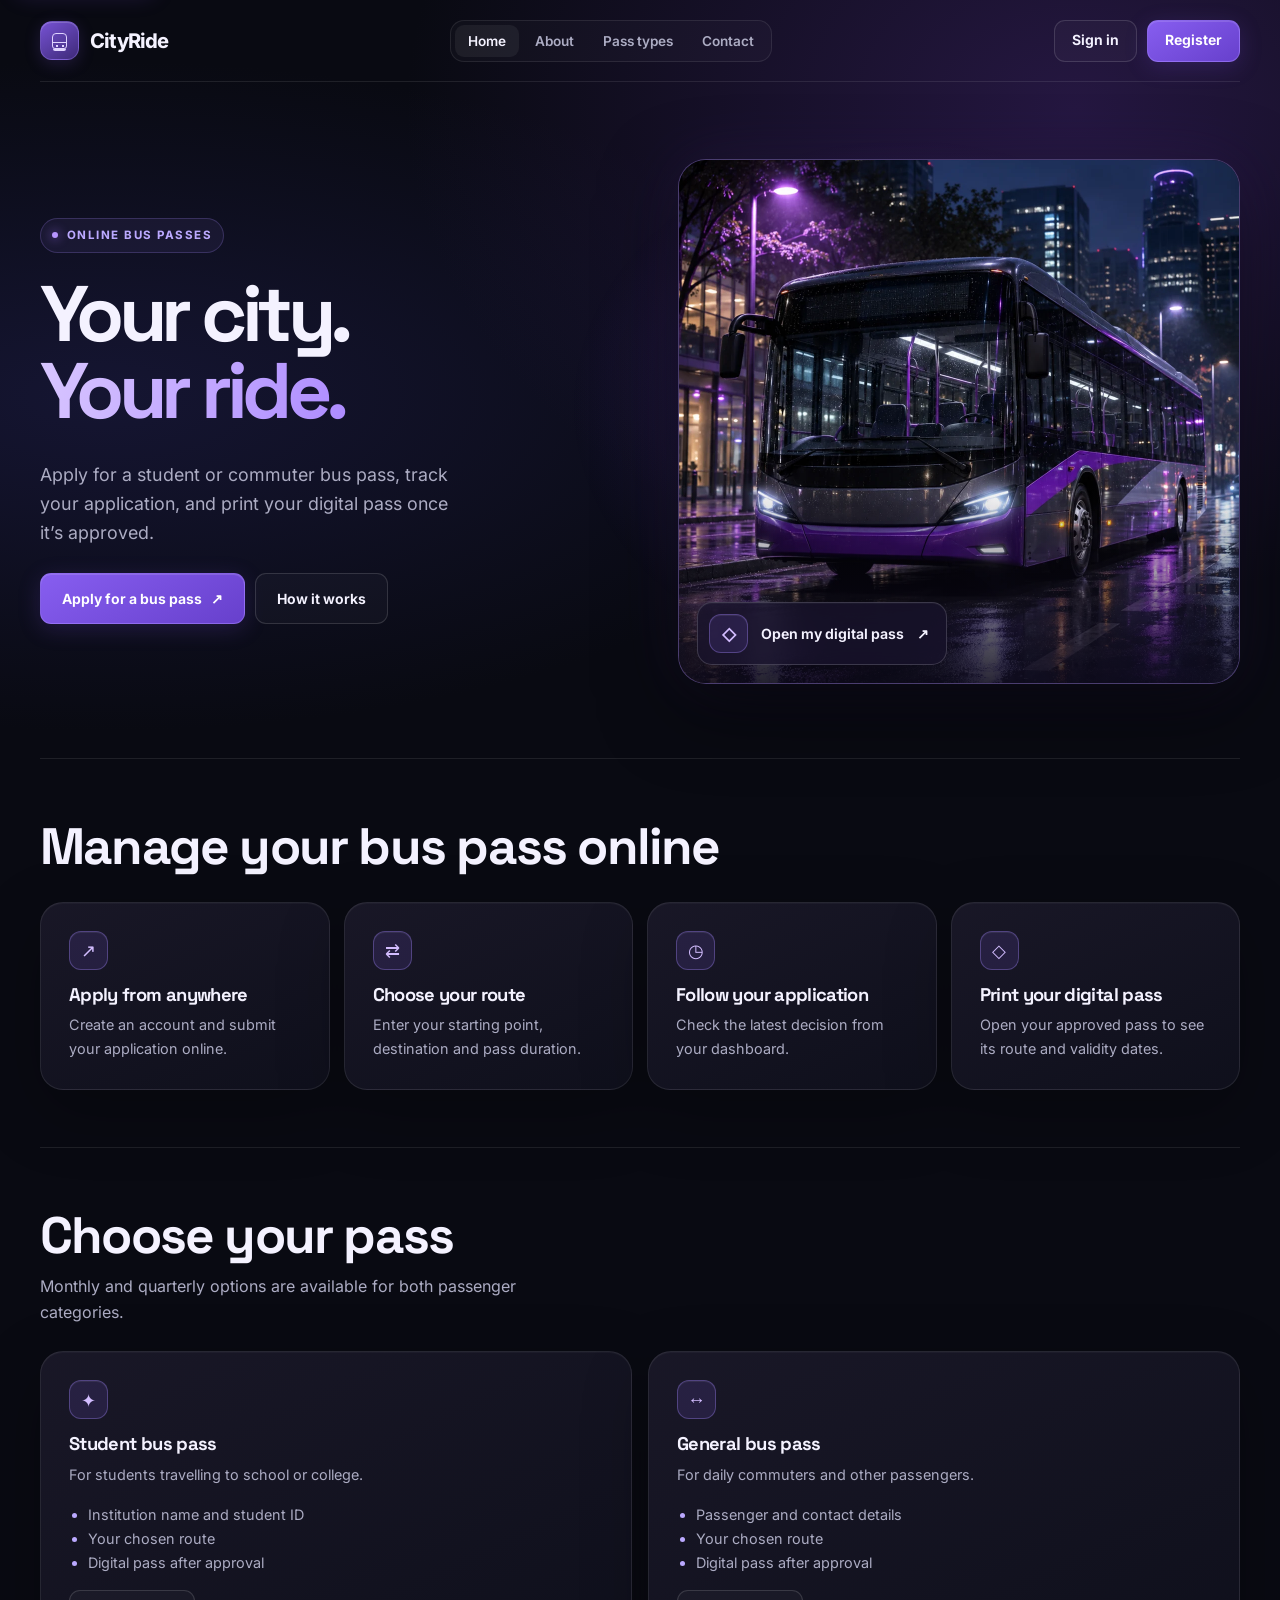
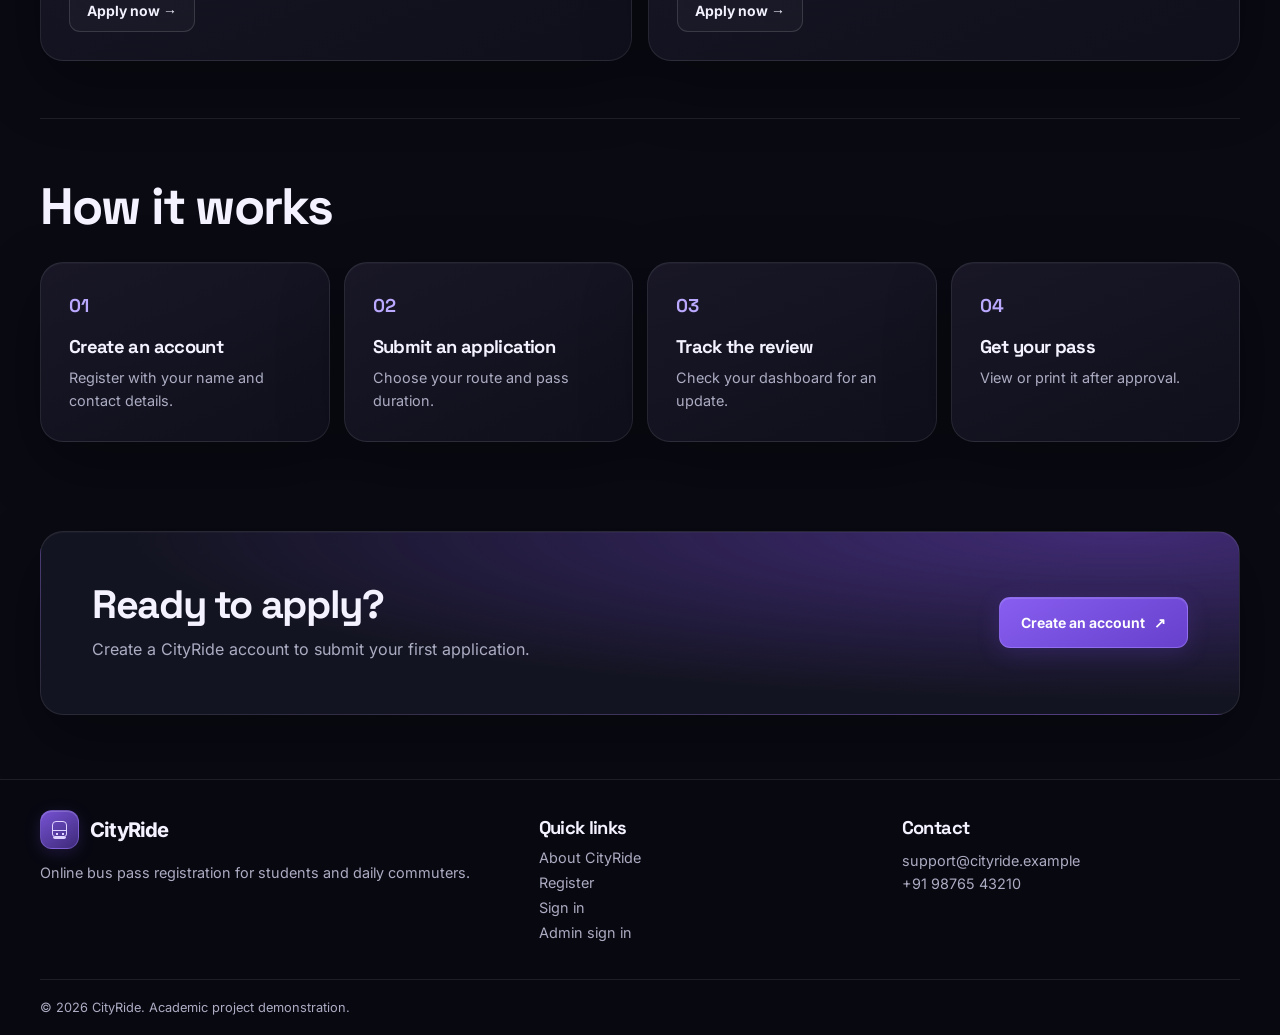
<file: index.html>
<!doctype html>
<html lang="en">
    <head>
        <meta charset="UTF-8" />
        <meta name="viewport" content="width=device-width, initial-scale=1.0" />
        <meta name="theme-color" content="#090a12" />
        <title>Online Bus Pass System | CityRide</title>
        <link rel="icon" href="bus-logo.png" type="image/png" />
        <link rel="stylesheet" href="css/style.css" />
        <script src="js/js/ui.js" defer></script>
    </head>
    <body>
        <a href="#main-content" class="skip-link btn btn-primary">Skip to content</a>
        <header class="navbar">
            <a href="index.html" class="logo"><span class="brand-mark" aria-hidden="true"></span>CityRide</a>
            <nav class="nav-links" aria-label="Main navigation">
                <a href="index.html" class="active" aria-current="page">Home</a>
                <a href="about.html">About</a>
                <a href="#passes">Pass types</a>
                <a href="#contact">Contact</a>
            </nav>
            <div class="nav-buttons">
                <a href="login.html" class="btn btn-outline">Sign in</a>
                <a href="register.html" class="btn btn-primary">Register</a>
            </div>
        </header>

        <main id="main-content">
            <section class="hero">
                <div class="hero-content">
                    <p class="tagline">Online bus passes</p>
                    <h1><span>Your city.</span><span class="accent-text">Your ride.</span></h1>
                    <p>
                        Apply for a student or commuter bus pass, track your application, and print your
                        digital pass once it’s approved.
                    </p>
                    <div class="hero-buttons">
                        <a href="register.html" class="btn btn-primary btn-large"
                            >Apply for a bus pass <span aria-hidden="true">↗</span></a
                        >
                        <a href="#how-it-works" class="btn btn-outline btn-large">How it works</a>
                    </div>
                </div>
                <figure class="hero-image">
                    <img
                        src="assets/cityride-night-bus.webp"
                        width="1120"
                        height="1400"
                        alt="Violet city bus on a rain-lit street"
                        fetchpriority="high"
                    />
                    <figcaption>
                        <a class="image-card" href="pass.html">
                            <span class="icon-tile" aria-hidden="true">&#9671;</span>
                            <span>Open my digital pass</span>
                            <span aria-hidden="true">&#8599;</span>
                        </a>
                    </figcaption>
                </figure>
            </section>

            <section class="features" aria-labelledby="features-title">
                <div class="section-heading"><h2 id="features-title">Manage your bus pass online</h2></div>
                <div class="feature-grid">
                    <article class="feature-card" data-spotlight>
                        <span class="icon-tile" aria-hidden="true">↗</span>
                        <h3>Apply from anywhere</h3>
                        <p>Create an account and submit your application online.</p>
                    </article>
                    <article class="feature-card" data-spotlight>
                        <span class="icon-tile" aria-hidden="true">⇄</span>
                        <h3>Choose your route</h3>
                        <p>Enter your starting point, destination and pass duration.</p>
                    </article>
                    <article class="feature-card" data-spotlight>
                        <span class="icon-tile" aria-hidden="true">◷</span>
                        <h3>Follow your application</h3>
                        <p>Check the latest decision from your dashboard.</p>
                    </article>
                    <article class="feature-card" data-spotlight>
                        <span class="icon-tile" aria-hidden="true">◇</span>
                        <h3>Print your digital pass</h3>
                        <p>Open your approved pass to see its route and validity dates.</p>
                    </article>
                </div>
            </section>

            <section class="passes" id="passes" aria-labelledby="passes-title">
                <div class="section-heading">
                    <h2 id="passes-title">Choose your pass</h2>
                    <p>Monthly and quarterly options are available for both passenger categories.</p>
                </div>
                <div class="pass-grid">
                    <article class="pass-card" data-spotlight>
                        <span class="icon-tile" aria-hidden="true">✦</span>
                        <h3>Student bus pass</h3>
                        <p>For students travelling to school or college.</p>
                        <ul>
                            <li>Institution name and student ID</li>
                            <li>Your chosen route</li>
                            <li>Digital pass after approval</li>
                        </ul>
                        <a href="register.html" class="btn btn-outline">Apply now →</a>
                    </article>
                    <article class="pass-card" data-spotlight>
                        <span class="icon-tile" aria-hidden="true">↔</span>
                        <h3>General bus pass</h3>
                        <p>For daily commuters and other passengers.</p>
                        <ul>
                            <li>Passenger and contact details</li>
                            <li>Your chosen route</li>
                            <li>Digital pass after approval</li>
                        </ul>
                        <a href="register.html" class="btn btn-outline">Apply now →</a>
                    </article>
                </div>
            </section>

            <section class="how-it-works" id="how-it-works" aria-labelledby="steps-title">
                <div class="section-heading"><h2 id="steps-title">How it works</h2></div>
                <ol class="steps-grid">
                    <li class="step">
                        <span class="step-number" aria-hidden="true">01</span>
                        <h3>Create an account</h3>
                        <p>Register with your name and contact details.</p>
                    </li>
                    <li class="step">
                        <span class="step-number" aria-hidden="true">02</span>
                        <h3>Submit an application</h3>
                        <p>Choose your route and pass duration.</p>
                    </li>
                    <li class="step">
                        <span class="step-number" aria-hidden="true">03</span>
                        <h3>Track the review</h3>
                        <p>Check your dashboard for an update.</p>
                    </li>
                    <li class="step">
                        <span class="step-number" aria-hidden="true">04</span>
                        <h3>Get your pass</h3>
                        <p>View or print it after approval.</p>
                    </li>
                </ol>
            </section>

            <section class="cta">
                <div>
                    <h2>Ready to apply?</h2>
                    <p>Create a CityRide account to submit your first application.</p>
                </div>
                <a href="register.html" class="btn btn-primary btn-large"
                    >Create an account <span aria-hidden="true">↗</span></a
                >
            </section>
        </main>

        <footer id="contact" class="footer">
            <div class="footer-content">
                <div>
                    <a href="index.html" class="logo"
                        ><span class="brand-mark" aria-hidden="true"></span>CityRide</a
                    >
                    <p>Online bus pass registration for students and daily commuters.</p>
                </div>
                <div>
                    <h3>Quick links</h3>
                    <a href="about.html">About CityRide</a><a href="register.html">Register</a
                    ><a href="login.html">Sign in</a><a href="admin-login.html">Admin sign in</a>
                </div>
                <div>
                    <h3>Contact</h3>
                    <p>support@cityride.example</p>
                    <p>+91 98765 43210</p>
                </div>
            </div>
            <div class="footer-bottom"><p>© 2026 CityRide. Academic project demonstration.</p></div>
        </footer>
    </body>
</html>
</file>
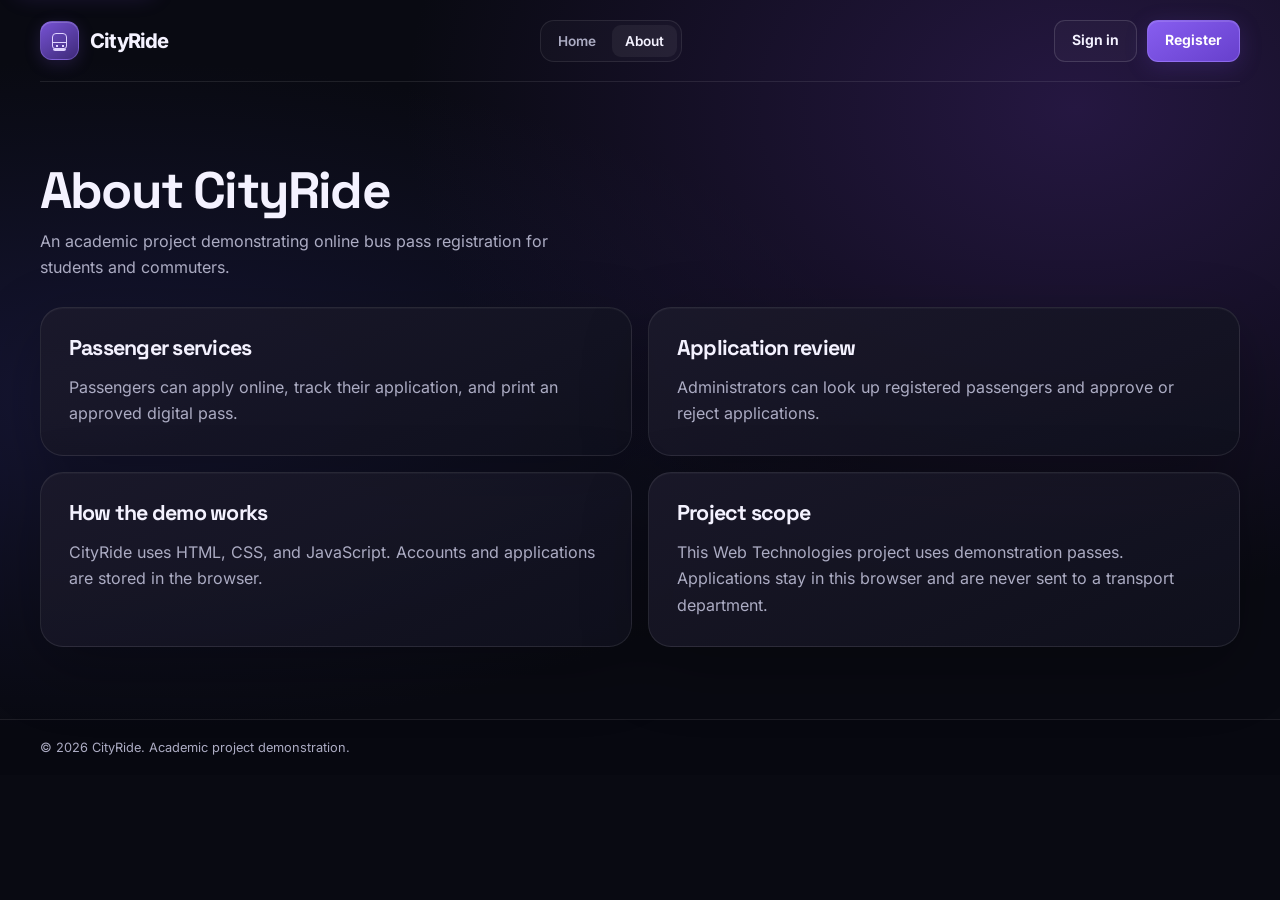
<file: about.html>
<!doctype html>
<html lang="en">
    <head>
        <meta charset="UTF-8" />
        <meta name="viewport" content="width=device-width, initial-scale=1.0" />
        <meta name="theme-color" content="#090a12" />
        <title>About | CityRide</title>
        <link rel="icon" href="bus-logo.png" type="image/png" />
        <link rel="stylesheet" href="css/style.css" />
        <script src="js/js/ui.js" defer></script>
    </head>
    <body>
        <a href="#main-content" class="skip-link btn btn-primary">Skip to content</a>
        <header class="navbar">
            <a href="index.html" class="logo"><span class="brand-mark" aria-hidden="true"></span>CityRide</a>
            <nav class="nav-links" aria-label="Main navigation">
                <a href="index.html">Home</a>
                <a href="about.html" class="active" aria-current="page">About</a>
            </nav>
            <div class="nav-buttons">
                <a href="login.html" class="btn btn-outline">Sign in</a>
                <a href="register.html" class="btn btn-primary">Register</a>
            </div>
        </header>

        <main id="main-content" class="dashboard-section">
            <div class="section-heading">
                <h1>About CityRide</h1>
                <p>
                    An academic project demonstrating online bus pass registration for students and commuters.
                </p>
            </div>
            <div class="about-grid">
                <article class="dashboard-card" data-spotlight>
                    <h2>Passenger services</h2>
                    <p>
                        Passengers can apply online, track their application, and print an approved digital
                        pass.
                    </p>
                </article>
                <article class="dashboard-card" data-spotlight>
                    <h2>Application review</h2>
                    <p>
                        Administrators can look up registered passengers and approve or reject applications.
                    </p>
                </article>
                <article class="dashboard-card" data-spotlight>
                    <h2>How the demo works</h2>
                    <p>
                        CityRide uses HTML, CSS, and JavaScript. Accounts and applications are stored in the
                        browser.
                    </p>
                </article>
                <article class="dashboard-card" data-spotlight>
                    <h2>Project scope</h2>
                    <p>
                        This Web Technologies project uses demonstration passes. Applications stay in this
                        browser and are never sent to a transport department.
                    </p>
                </article>
            </div>
        </main>
        <footer class="footer">
            <div class="footer-bottom"><p>© 2026 CityRide. Academic project demonstration.</p></div>
        </footer>
    </body>
</html>
</file>
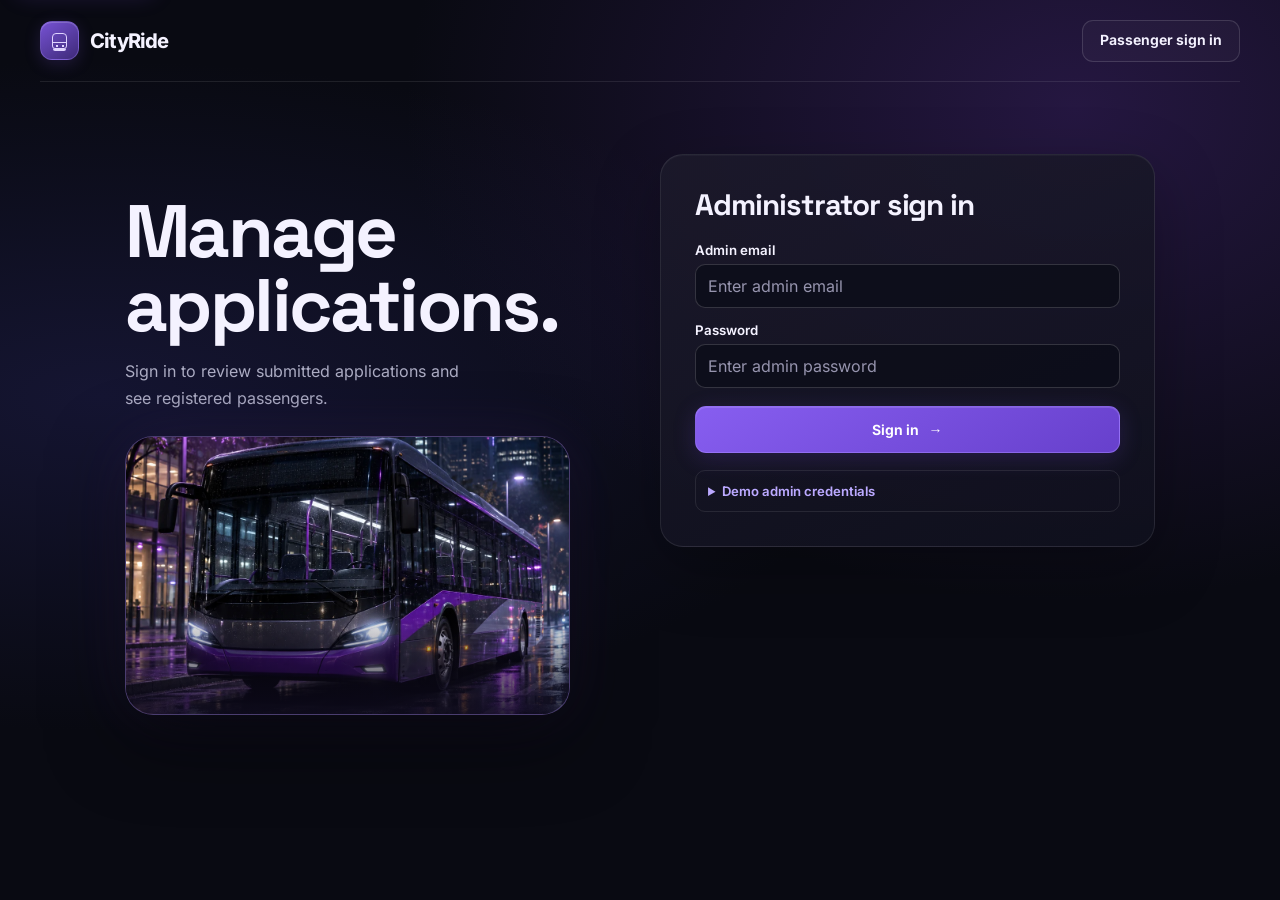
<file: admin-login.html>
<!doctype html>
<html lang="en">
    <head>
        <meta charset="UTF-8" />
        <meta name="viewport" content="width=device-width, initial-scale=1.0" />
        <meta name="theme-color" content="#090a12" />
        <title>Administrator sign in | CityRide</title>
        <link rel="icon" href="bus-logo.png" type="image/png" />
        <link rel="stylesheet" href="css/style.css" />
        <script src="js/js/ui.js" defer></script>
    </head>
    <body>
        <a href="#main-content" class="skip-link btn btn-primary">Skip to content</a>
        <header class="navbar">
            <a href="index.html" class="logo"><span class="brand-mark" aria-hidden="true"></span>CityRide</a>

            <div class="nav-buttons"><a href="login.html" class="btn btn-outline">Passenger sign in</a></div>
        </header>

        <main id="main-content" class="form-section">
            <div class="form-intro">
                <h1>Manage applications.</h1>
                <p>Sign in to review submitted applications and see registered passengers.</p>
                <figure class="hero-image">
                    <img
                        src="assets/cityride-night-bus.webp"
                        width="1120"
                        height="1400"
                        alt="Violet city bus on a rain-lit street"
                        loading="lazy"
                    />
                </figure>
            </div>
            <div class="form-card">
                <h2>Administrator sign in</h2>
                <form id="adminLoginForm">
                    <div class="field">
                        <label for="adminEmail">Admin email</label>
                        <input
                            id="adminEmail"
                            type="email"
                            autocomplete="username"
                            placeholder="Enter admin email"
                            required
                        />
                    </div>
                    <div class="field">
                        <label for="adminPassword">Password</label>
                        <input
                            id="adminPassword"
                            type="password"
                            autocomplete="current-password"
                            placeholder="Enter admin password"
                            required
                        />
                    </div>
                    <button type="submit" class="btn btn-primary form-btn">
                        Sign in <span aria-hidden="true">→</span>
                    </button>
                </form>
                <p id="adminMessage" class="message" role="status"></p>
                <details class="demo-credentials">
                    <summary>Demo admin credentials</summary>
                    <p>Email: admin@cityride.com</p>
                    <p>Password: Admin@123</p>
                </details>
            </div>
        </main>
        <script src="js/js/auth.js"></script>
    </body>
</html>
</file>
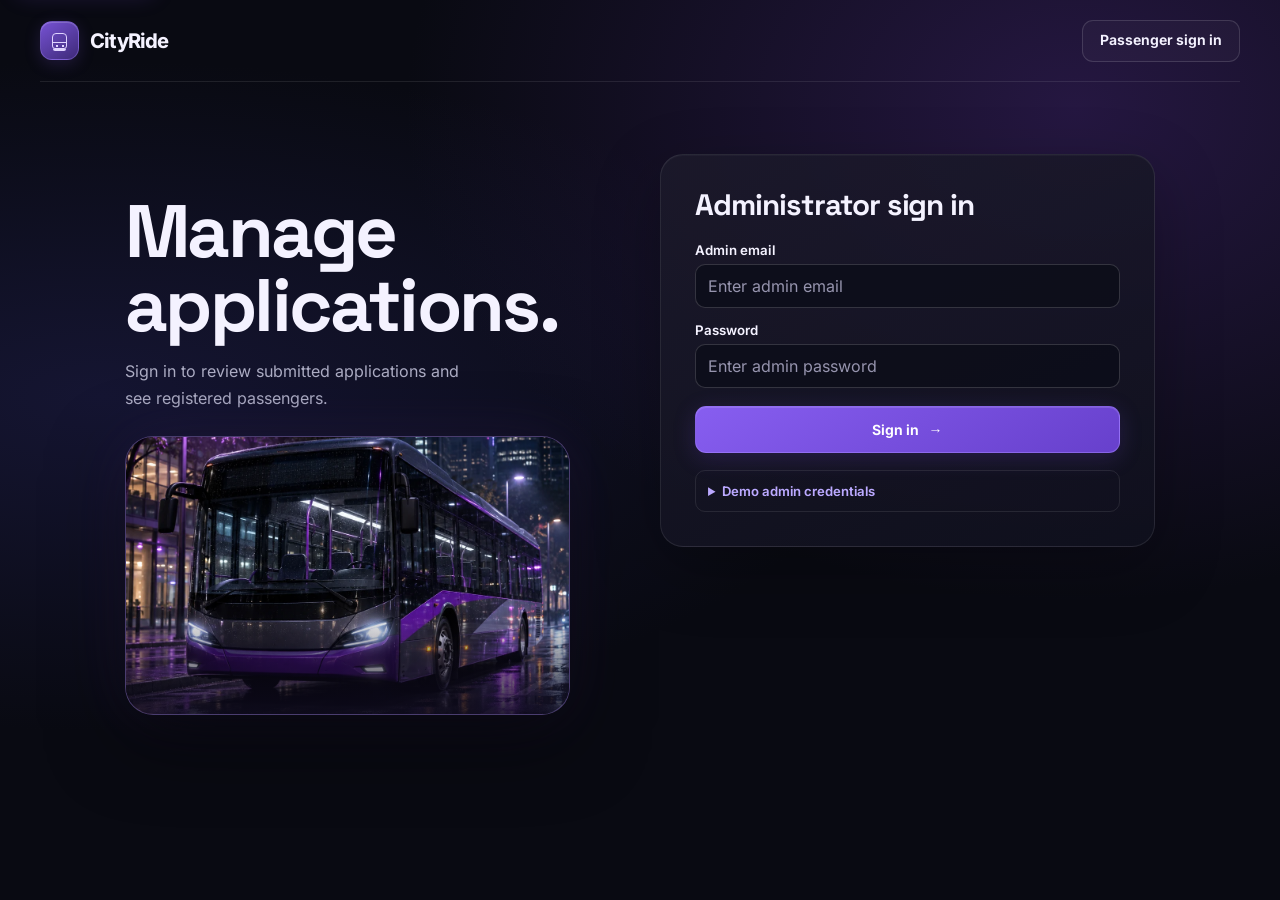
<file: admin_dashboard.html>
<!doctype html>
<html lang="en">
    <head>
        <meta charset="UTF-8" />
        <meta name="viewport" content="width=device-width, initial-scale=1.0" />
        <meta name="theme-color" content="#090a12" />
        <title>Admin dashboard | CityRide</title>
        <link rel="icon" href="bus-logo.png" type="image/png" />
        <link rel="stylesheet" href="css/style.css" />
        <script src="js/js/ui.js" defer></script>
    </head>
    <body>
        <a href="#main-content" class="skip-link btn btn-primary">Skip to content</a>
        <header class="navbar">
            <a href="index.html" class="logo"><span class="brand-mark" aria-hidden="true"></span>CityRide</a>
            <nav class="nav-links" aria-label="Main navigation">
                <a href="admin_dashboard.html" class="active" aria-current="page">Dashboard</a>
            </nav>
            <div class="nav-buttons">
                <button type="button" class="btn btn-outline" onclick="adminLogout()">Sign out</button>
            </div>
        </header>

        <main id="main-content" class="dashboard-section">
            <div class="welcome-card">
                <h1>Admin dashboard</h1>
                <p>Review bus pass applications and see registered passengers.</p>
            </div>
            <div class="stats-grid" aria-label="Application statistics">
                <div class="stat-card" data-spotlight>
                    <h2>Registered users</h2>
                    <p id="totalUsers" class="stat-value">0</p>
                </div>
                <div class="stat-card" data-spotlight>
                    <h2>Applications</h2>
                    <p id="totalApplications" class="stat-value">0</p>
                </div>
                <div class="stat-card" data-spotlight>
                    <h2>Pending review</h2>
                    <p id="pendingApplications" class="stat-value">0</p>
                </div>
                <div class="stat-card" data-spotlight>
                    <h2>Approved</h2>
                    <p id="approvedApplications" class="stat-value">0</p>
                </div>
            </div>
            <section class="dashboard-card" id="statusBreakdown" hidden>
                <h2>Application breakdown</h2>
                <div class="status-bar" aria-hidden="true">
                    <span data-segment="Pending"></span><span data-segment="Approved"></span
                    ><span data-segment="Rejected"></span>
                </div>
                <ul class="status-key">
                    <li>
                        <span class="status-pill" data-status="Pending">Pending</span>
                        <strong data-count="Pending">0</strong>
                    </li>
                    <li>
                        <span class="status-pill" data-status="Approved">Approved</span>
                        <strong data-count="Approved">0</strong>
                    </li>
                    <li>
                        <span class="status-pill" data-status="Rejected">Rejected</span>
                        <strong data-count="Rejected">0</strong>
                    </li>
                </ul>
            </section>
            <section class="dashboard-card">
                <h2>Application management</h2>
                <div class="table-tools">
                    <label for="searchApplication"
                        >Search applications
                        <input
                            type="search"
                            id="searchApplication"
                            placeholder="Applicant name or application ID"
                        />
                    </label>
                    <label for="statusFilter"
                        >Status
                        <select id="statusFilter">
                            <option value="">All statuses</option>
                            <option>Pending</option>
                            <option>Approved</option>
                            <option>Rejected</option>
                        </select>
                    </label>
                </div>
                <div class="table-responsive" tabindex="0" role="region" aria-label="Applications">
                    <table aria-label="Applications">
                        <thead>
                            <tr>
                                <th scope="col">Application ID</th>
                                <th scope="col">Name</th>
                                <th scope="col">Category</th>
                                <th scope="col">Route</th>
                                <th scope="col">Duration</th>
                                <th scope="col">Status</th>
                                <th scope="col">Actions</th>
                            </tr>
                        </thead>
                        <tbody id="adminApplicationTable">
                            <tr>
                                <td colspan="7">No applications found.</td>
                            </tr>
                        </tbody>
                    </table>
                </div>
                <p id="reviewMessage" class="message" role="status"></p>
            </section>
            <section class="dashboard-card">
                <h2>Registered users</h2>
                <div class="table-responsive" tabindex="0" role="region" aria-label="Registered users">
                    <table aria-label="Registered users">
                        <thead>
                            <tr>
                                <th scope="col">Name</th>
                                <th scope="col">Email</th>
                                <th scope="col">Phone</th>
                                <th scope="col">Category</th>
                            </tr>
                        </thead>
                        <tbody id="adminUserTable">
                            <tr>
                                <td colspan="4">No users registered.</td>
                            </tr>
                        </tbody>
                    </table>
                </div>
            </section>
            <dialog
                class="review-dialog"
                id="reviewDialog"
                aria-labelledby="reviewTitle"
                aria-describedby="reviewDetails"
            >
                <form method="dialog">
                    <h2 id="reviewTitle">Review application</h2>
                    <p id="reviewDetails"></p>
                    <div class="dialog-actions">
                        <button class="btn btn-outline" value="cancel" autofocus>Cancel</button>
                        <button class="btn btn-primary" id="confirmReview" value="confirm">Confirm</button>
                    </div>
                </form>
            </dialog>
        </main>
        <script src="js/js/auth.js"></script>
        <script src="js/js/admin.js"></script>
    </body>
</html>
</file>
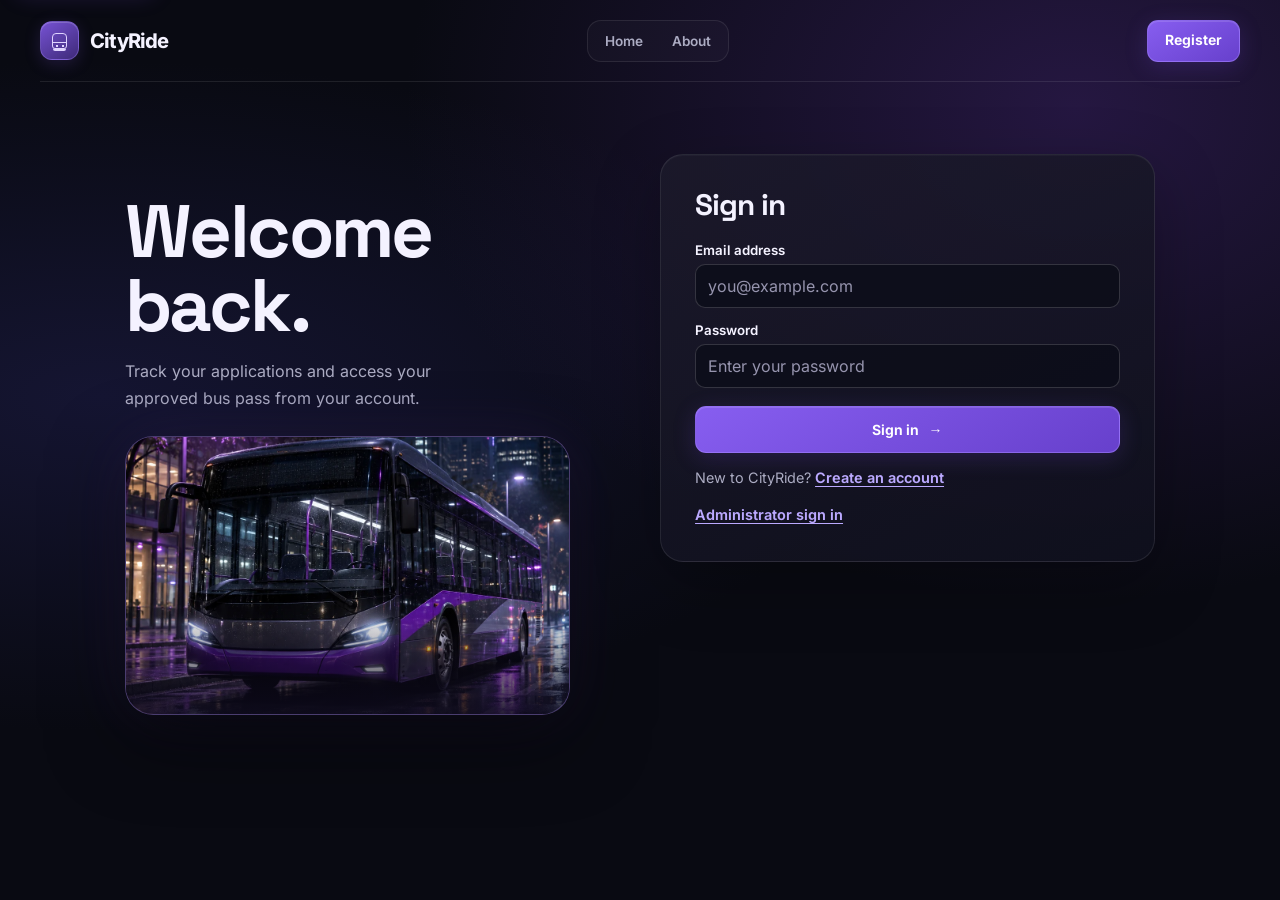
<file: apply.html>
<!doctype html>
<html lang="en">
    <head>
        <meta charset="UTF-8" />
        <meta name="viewport" content="width=device-width, initial-scale=1.0" />
        <meta name="theme-color" content="#090a12" />
        <title>Apply for a bus pass | CityRide</title>
        <link rel="icon" href="bus-logo.png" type="image/png" />
        <link rel="stylesheet" href="css/style.css" />
        <script src="js/js/ui.js" defer></script>
    </head>
    <body>
        <a href="#main-content" class="skip-link btn btn-primary">Skip to content</a>
        <header class="navbar">
            <a href="index.html" class="logo"><span class="brand-mark" aria-hidden="true"></span>CityRide</a>
            <nav class="nav-links" aria-label="Main navigation">
                <a href="dashboard.html">Dashboard</a>
                <a href="apply.html" class="active" aria-current="page">Apply</a>
                <a href="pass.html">My pass</a>
            </nav>
            <div class="nav-buttons">
                <button type="button" class="btn btn-outline" onclick="logout()">Sign out</button>
            </div>
        </header>

        <main id="main-content" class="form-section application-layout">
            <div class="form-intro">
                <h1>Apply for a bus pass.</h1>
                <p>Tell us who’s travelling, where you’re going, and how long you need the pass.</p>
            </div>
            <div class="form-card">
                <h2>Application details</h2>
                <form id="applicationForm">
                    <fieldset class="form-group">
                        <legend>Personal details</legend>
                        <div class="fields-grid">
                            <div class="field">
                                <label for="appName">Full name</label>
                                <input id="appName" type="text" autocomplete="name" required />
                            </div>
                            <div class="field">
                                <label for="dob">Date of birth</label>
                                <input id="dob" type="date" autocomplete="bday" required />
                            </div>
                            <div class="field">
                                <label for="gender">Gender</label>
                                <select id="gender" required>
                                    <option value="">Select gender</option>
                                    <option value="Male">Male</option>
                                    <option value="Female">Female</option>
                                    <option value="Other">Other</option>
                                </select>
                            </div>
                            <div class="field">
                                <label for="appPhone">Phone number</label>
                                <input
                                    id="appPhone"
                                    type="tel"
                                    autocomplete="tel-national"
                                    inputmode="numeric"
                                    pattern="[6-9][0-9]{9}"
                                    maxlength="10"
                                    required
                                />
                            </div>
                            <div class="field field-wide">
                                <label for="appEmail">Email address</label>
                                <input id="appEmail" type="email" autocomplete="email" required />
                            </div>
                            <div class="field field-wide">
                                <label for="address">Address</label>
                                <textarea
                                    id="address"
                                    rows="3"
                                    autocomplete="street-address"
                                    required
                                ></textarea>
                            </div>
                            <div class="field field-wide">
                                <label for="passengerType">Passenger type</label>
                                <select id="passengerType" required>
                                    <option value="Student">Student</option>
                                    <option value="General">General public</option>
                                </select>
                            </div>
                            <div id="studentFields">
                                <div class="field">
                                    <label for="institution">School or college</label>
                                    <input id="institution" type="text" placeholder="Institution name" />
                                </div>
                                <div class="field">
                                    <label for="studentId">Student ID or roll number</label>
                                    <input id="studentId" type="text" placeholder="Student ID" />
                                </div>
                            </div>
                        </div>
                    </fieldset>
                    <fieldset class="form-group">
                        <legend>Route and validity</legend>
                        <div class="fields-grid">
                            <div class="field">
                                <label for="source">Starting point</label>
                                <input id="source" type="text" placeholder="Starting location" required />
                            </div>
                            <div class="field">
                                <label for="destination">Destination</label>
                                <input id="destination" type="text" placeholder="Destination" required />
                            </div>
                            <div class="field field-wide">
                                <label for="duration">Pass duration</label>
                                <select id="duration" required>
                                    <option value="">Select duration</option>
                                    <option value="Monthly">Monthly</option>
                                    <option value="Quarterly">Quarterly</option>
                                </select>
                            </div>
                        </div>
                    </fieldset>
                    <button type="submit" class="btn btn-primary form-btn">
                        Submit application <span aria-hidden="true">→</span>
                    </button>
                </form>
                <p id="applicationMessage" class="message" role="status"></p>
            </div>
        </main>
        <script src="js/js/auth.js"></script>
        <script src="js/js/apply.js"></script>
    </body>
</html>
</file>
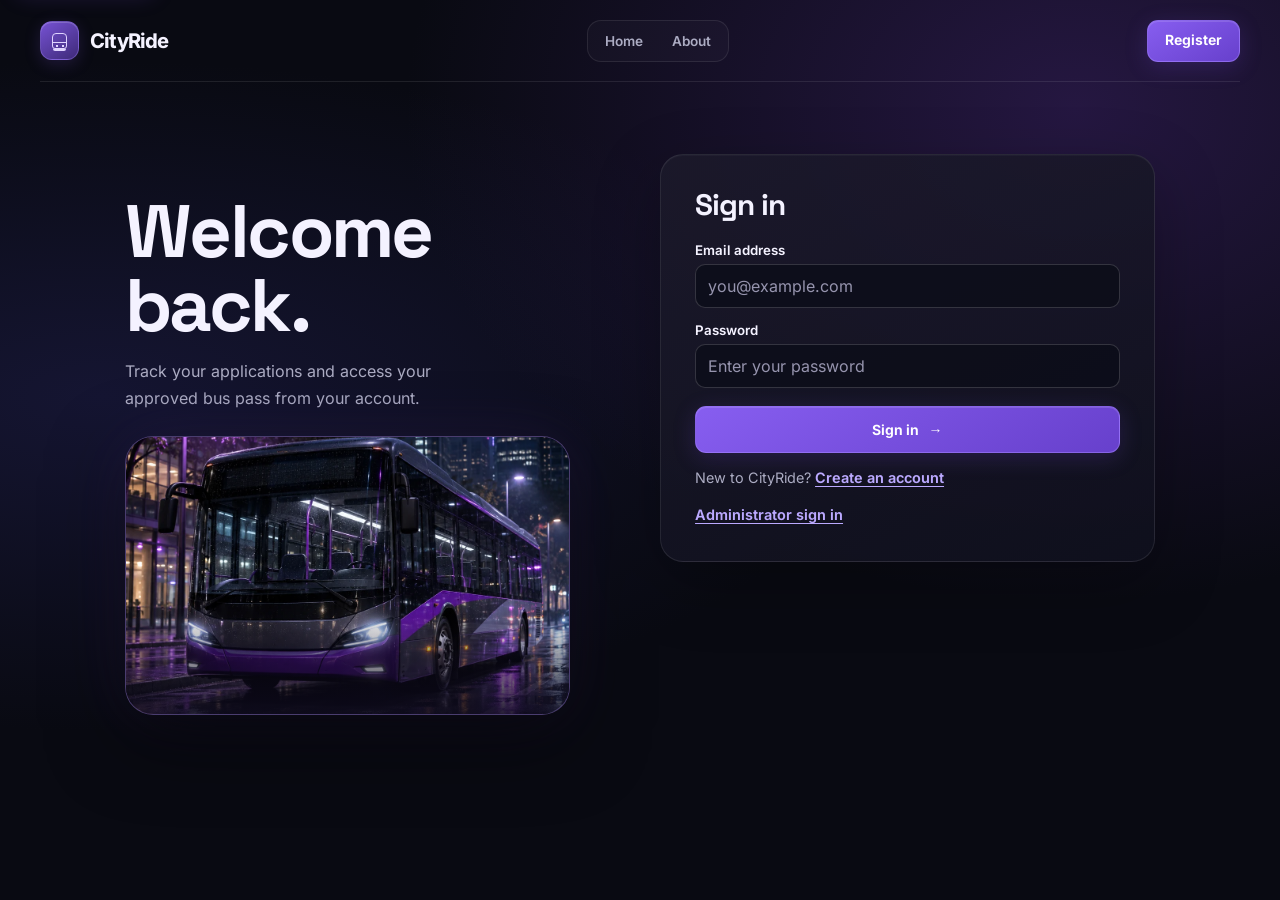
<file: dashboard.html>
<!doctype html>
<html lang="en">
    <head>
        <meta charset="UTF-8" />
        <meta name="viewport" content="width=device-width, initial-scale=1.0" />
        <meta name="theme-color" content="#090a12" />
        <title>Passenger dashboard | CityRide</title>
        <link rel="icon" href="bus-logo.png" type="image/png" />
        <link rel="stylesheet" href="css/style.css" />
        <script src="js/js/ui.js" defer></script>
    </head>
    <body>
        <a href="#main-content" class="skip-link btn btn-primary">Skip to content</a>
        <header class="navbar">
            <a href="index.html" class="logo"><span class="brand-mark" aria-hidden="true"></span>CityRide</a>
            <nav class="nav-links" aria-label="Main navigation">
                <a href="dashboard.html" class="active" aria-current="page">Dashboard</a>
                <a href="apply.html">Apply</a>
                <a href="pass.html">My pass</a>
            </nav>
            <div class="nav-buttons">
                <button type="button" class="btn btn-outline" onclick="logout()">Sign out</button>
            </div>
        </header>

        <main id="main-content" class="dashboard-section">
            <div class="welcome-card">
                <span class="tagline">Passenger dashboard</span>
                <h1>Welcome, <span id="userName">passenger</span></h1>
                <p>Track your applications and access your approved pass.</p>
                <a href="apply.html" class="btn btn-primary">Apply for a pass →</a>
            </div>
            <div class="dashboard-grid">
                <section class="dashboard-card" data-spotlight>
                    <h2>Your profile</h2>
                    <dl class="profile-list">
                        <dt>Name</dt>
                        <dd id="profileName"></dd>
                        <dt>Email</dt>
                        <dd id="profileEmail"></dd>
                        <dt>Phone</dt>
                        <dd id="profilePhone"></dd>
                        <dt>Category</dt>
                        <dd id="profileCategory"></dd>
                    </dl>
                </section>
                <section class="dashboard-card" data-spotlight>
                    <div class="status-heading">
                        <h3>Latest application</h3>
                        <span class="status-pill" id="applicationStatus">No application</span>
                    </div>
                    <p id="applicationInfo">Your first application will appear here.</p>
                    <ol
                        class="status-steps"
                        aria-label="Application progress"
                        id="applicationProgress"
                        hidden
                    >
                        <li>Submitted</li>
                        <li>Review</li>
                        <li id="decisionStep">Decision</li>
                    </ol>
                </section>
            </div>
            <section class="dashboard-card">
                <h2>My applications</h2>
                <div class="table-responsive" tabindex="0" role="region" aria-label="My applications">
                    <table aria-label="My applications">
                        <thead>
                            <tr>
                                <th scope="col">Application ID</th>
                                <th scope="col">Passenger type</th>
                                <th scope="col">Route</th>
                                <th scope="col">Status</th>
                            </tr>
                        </thead>
                        <tbody id="applicationTable">
                            <tr>
                                <td colspan="4">You haven’t submitted an application yet.</td>
                            </tr>
                        </tbody>
                    </table>
                </div>
                <a href="pass.html" class="btn btn-outline">View digital pass →</a>
            </section>
        </main>
        <script src="js/js/auth.js"></script>
        <script src="js/js/dashboard.js"></script>
    </body>
</html>
</file>
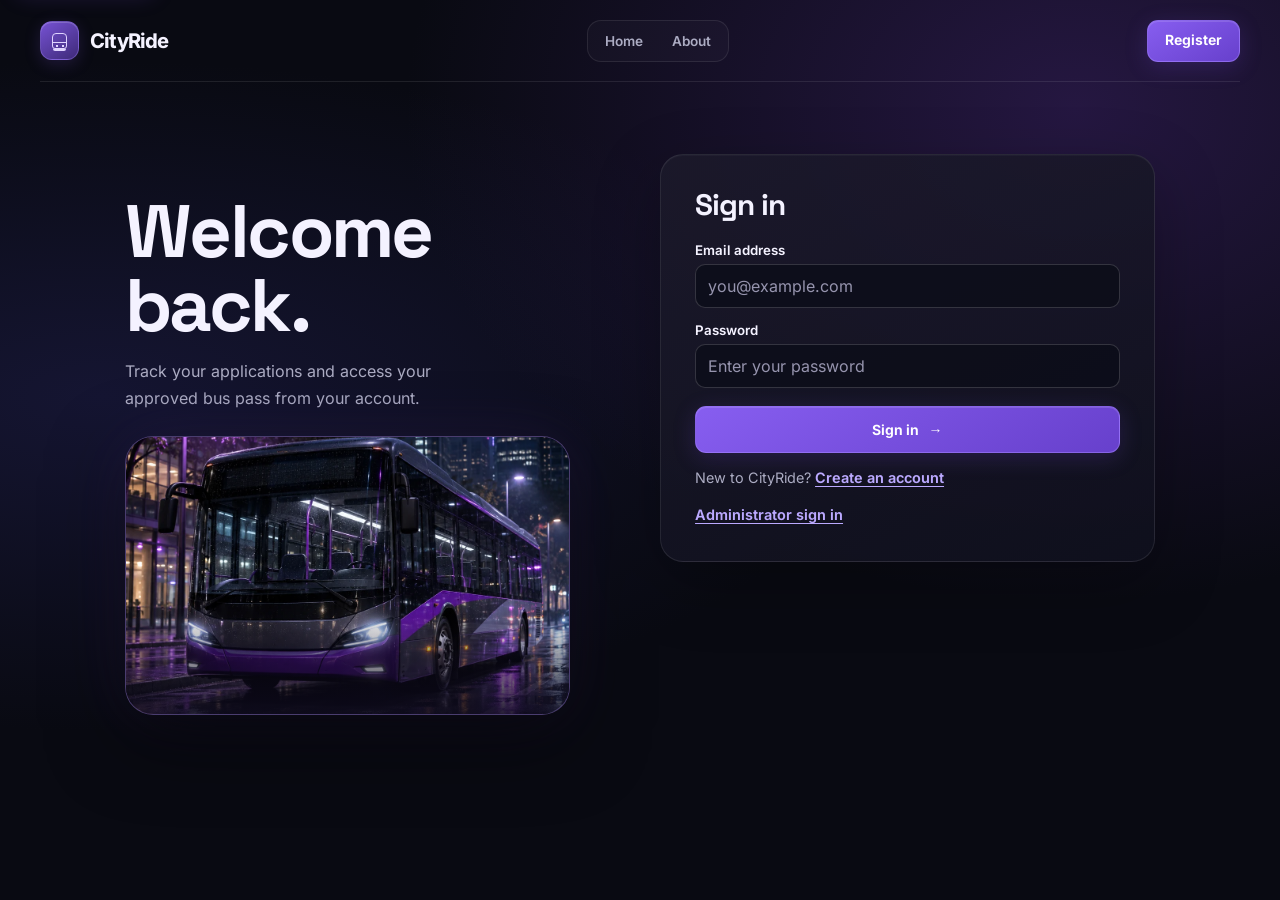
<file: login.html>
<!doctype html>
<html lang="en">
    <head>
        <meta charset="UTF-8" />
        <meta name="viewport" content="width=device-width, initial-scale=1.0" />
        <meta name="theme-color" content="#090a12" />
        <title>Sign in | CityRide</title>
        <link rel="icon" href="bus-logo.png" type="image/png" />
        <link rel="stylesheet" href="css/style.css" />
        <script src="js/js/ui.js" defer></script>
    </head>
    <body>
        <a href="#main-content" class="skip-link btn btn-primary">Skip to content</a>
        <header class="navbar">
            <a href="index.html" class="logo"><span class="brand-mark" aria-hidden="true"></span>CityRide</a>
            <nav class="nav-links" aria-label="Main navigation">
                <a href="index.html">Home</a>
                <a href="about.html">About</a>
            </nav>
            <div class="nav-buttons"><a href="register.html" class="btn btn-primary">Register</a></div>
        </header>

        <main id="main-content" class="form-section">
            <div class="form-intro">
                <h1>Welcome back.</h1>
                <p>Track your applications and access your approved bus pass from your account.</p>
                <figure class="hero-image">
                    <img
                        src="assets/cityride-night-bus.webp"
                        width="1120"
                        height="1400"
                        alt="Violet city bus on a rain-lit street"
                        loading="lazy"
                    />
                </figure>
            </div>
            <div class="form-card">
                <h2>Sign in</h2>
                <form id="loginForm">
                    <div class="field">
                        <label for="loginEmail">Email address</label>
                        <input
                            id="loginEmail"
                            type="email"
                            autocomplete="username"
                            placeholder="you@example.com"
                            required
                        />
                    </div>
                    <div class="field">
                        <label for="loginPassword">Password</label>
                        <input
                            id="loginPassword"
                            type="password"
                            autocomplete="current-password"
                            placeholder="Enter your password"
                            required
                        />
                    </div>
                    <button type="submit" class="btn btn-primary form-btn">
                        Sign in <span aria-hidden="true">→</span>
                    </button>
                </form>
                <p id="loginMessage" class="message" role="status"></p>
                <p class="form-footer">New to CityRide? <a href="register.html">Create an account</a></p>
                <p class="form-footer"><a href="admin-login.html">Administrator sign in</a></p>
            </div>
        </main>
        <script src="js/js/auth.js"></script>
    </body>
</html>
</file>
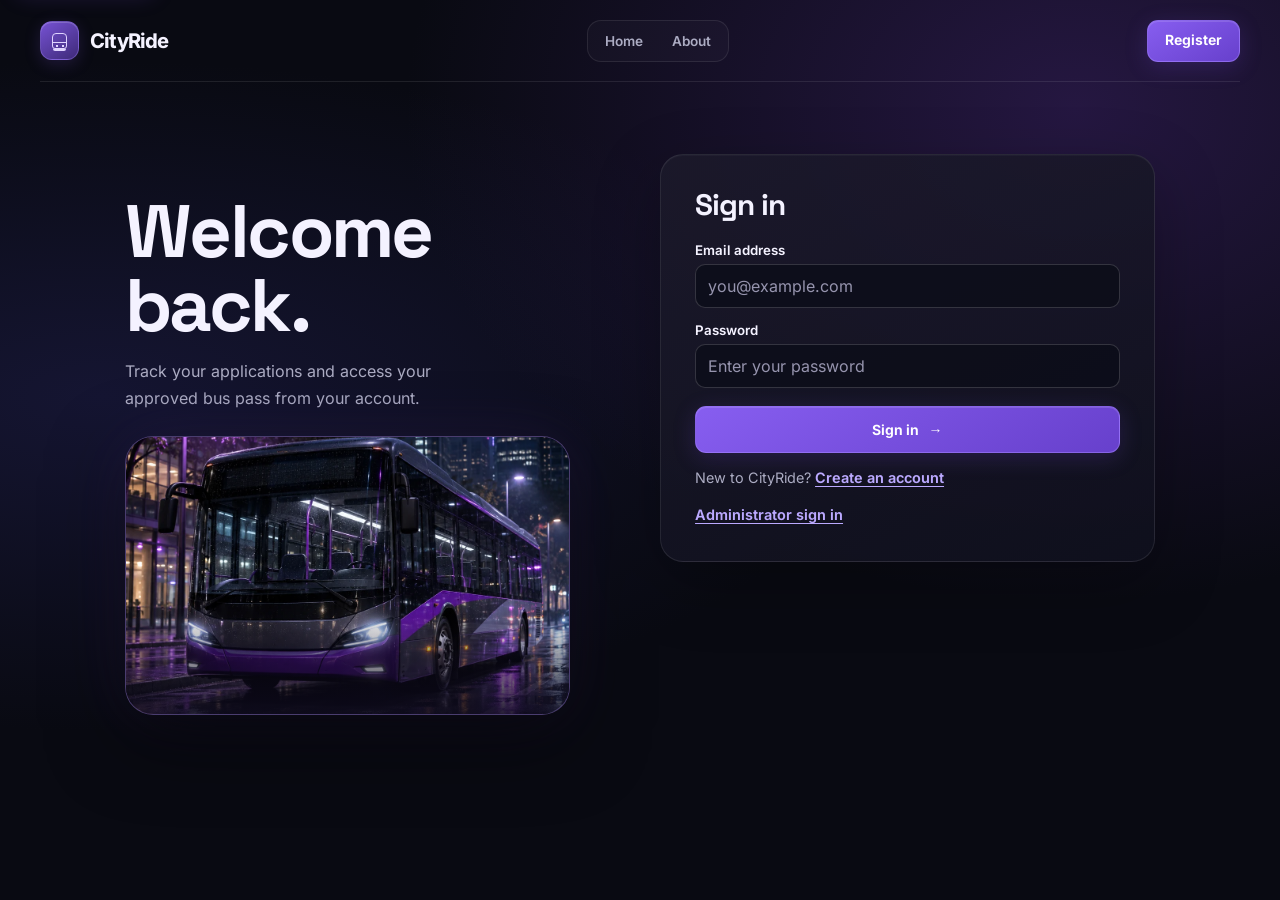
<file: pass.html>
<!doctype html>
<html lang="en">
    <head>
        <meta charset="UTF-8" />
        <meta name="viewport" content="width=device-width, initial-scale=1.0" />
        <meta name="theme-color" content="#090a12" />
        <title>My digital pass | CityRide</title>
        <link rel="icon" href="bus-logo.png" type="image/png" />
        <link rel="stylesheet" href="css/style.css" />
        <script src="js/js/ui.js" defer></script>
    </head>
    <body>
        <a href="#main-content" class="skip-link btn btn-primary">Skip to content</a>
        <header class="navbar">
            <a href="index.html" class="logo"><span class="brand-mark" aria-hidden="true"></span>CityRide</a>
            <nav class="nav-links" aria-label="Main navigation">
                <a href="dashboard.html">Dashboard</a>
                <a href="apply.html">Apply</a>
                <a href="pass.html" class="active" aria-current="page">My pass</a>
            </nav>
            <div class="nav-buttons">
                <button type="button" class="btn btn-outline" onclick="logout()">Sign out</button>
            </div>
        </header>

        <main id="main-content" class="dashboard-section pass-page">
            <div class="section-heading">
                <h1>My digital pass</h1>
                <p>View and print your latest approved bus pass.</p>
            </div>
            <div id="passContainer" class="digital-pass is-empty">
                <p role="status">Loading your bus pass…</p>
            </div>
            <div class="pass-actions">
                <button id="printButton" type="button" class="btn btn-primary" onclick="printPass()" hidden>
                    Print bus pass
                </button>
                <a href="dashboard.html" class="btn btn-outline">Back to dashboard</a>
            </div>
            <p id="passMessage" class="message" role="status"></p>
        </main>
        <script src="js/js/auth.js"></script>
        <script src="js/js/pass.js"></script>
    </body>
</html>
</file>
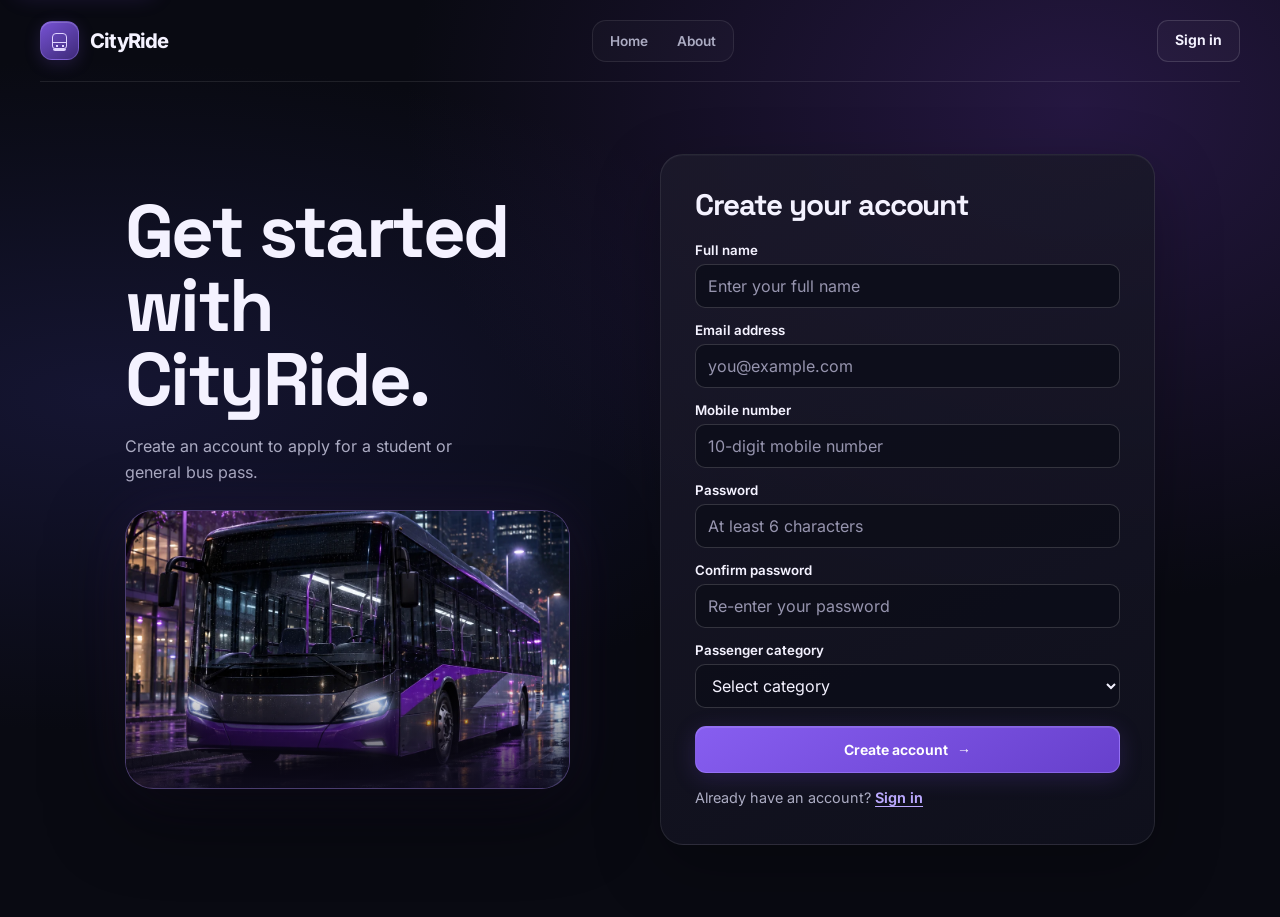
<file: register.html>
<!doctype html>
<html lang="en">
    <head>
        <meta charset="UTF-8" />
        <meta name="viewport" content="width=device-width, initial-scale=1.0" />
        <meta name="theme-color" content="#090a12" />
        <title>Register | CityRide</title>
        <link rel="icon" href="bus-logo.png" type="image/png" />
        <link rel="stylesheet" href="css/style.css" />
        <script src="js/js/ui.js" defer></script>
    </head>
    <body>
        <a href="#main-content" class="skip-link btn btn-primary">Skip to content</a>
        <header class="navbar">
            <a href="index.html" class="logo"><span class="brand-mark" aria-hidden="true"></span>CityRide</a>
            <nav class="nav-links" aria-label="Main navigation">
                <a href="index.html">Home</a>
                <a href="about.html">About</a>
            </nav>
            <div class="nav-buttons"><a href="login.html" class="btn btn-outline">Sign in</a></div>
        </header>

        <main id="main-content" class="form-section">
            <div class="form-intro">
                <h1>Get started with CityRide.</h1>
                <p>Create an account to apply for a student or general bus pass.</p>
                <figure class="hero-image">
                    <img
                        src="assets/cityride-night-bus.webp"
                        width="1120"
                        height="1400"
                        alt="Violet city bus on a rain-lit street"
                        loading="lazy"
                    />
                </figure>
            </div>
            <div class="form-card">
                <h2>Create your account</h2>
                <form id="registerForm">
                    <div class="field">
                        <label for="name">Full name</label>
                        <input
                            id="name"
                            type="text"
                            autocomplete="name"
                            placeholder="Enter your full name"
                            required
                        />
                    </div>
                    <div class="field">
                        <label for="email">Email address</label>
                        <input
                            id="email"
                            type="email"
                            autocomplete="email"
                            placeholder="you@example.com"
                            required
                        />
                    </div>
                    <div class="field">
                        <label for="phone">Mobile number</label>
                        <input
                            id="phone"
                            type="tel"
                            autocomplete="tel-national"
                            inputmode="numeric"
                            placeholder="10-digit mobile number"
                            pattern="[6-9][0-9]{9}"
                            maxlength="10"
                            required
                        />
                    </div>
                    <div class="field">
                        <label for="password">Password</label>
                        <input
                            id="password"
                            type="password"
                            autocomplete="new-password"
                            placeholder="At least 6 characters"
                            minlength="6"
                            required
                        />
                    </div>
                    <div class="field">
                        <label for="confirmPassword">Confirm password</label>
                        <input
                            id="confirmPassword"
                            type="password"
                            autocomplete="new-password"
                            placeholder="Re-enter your password"
                            required
                        />
                    </div>
                    <div class="field">
                        <label for="category">Passenger category</label>
                        <select id="category" required>
                            <option value="">Select category</option>
                            <option value="Student">Student</option>
                            <option value="General">General public</option>
                        </select>
                    </div>
                    <button type="submit" class="btn btn-primary form-btn">
                        Create account <span aria-hidden="true">→</span>
                    </button>
                </form>
                <p id="registerMessage" class="message" role="status"></p>
                <p class="form-footer">Already have an account? <a href="login.html">Sign in</a></p>
            </div>
        </main>
        <script src="js/js/auth.js"></script>
    </body>
</html>
</file>
<file: css/style.css>
@font-face {
    font-family: "Inter";
    src: url("../assets/inter-latin.woff2") format("woff2");
    font-style: normal;
    font-weight: 400 750;
    font-display: swap;
}
@font-face {
    font-family: "Space Grotesk";
    src: url("../assets/space-grotesk-latin.woff2") format("woff2");
    font-style: normal;
    font-weight: 400 700;
    font-display: swap;
}

:root {
    color-scheme: dark;
    --bg: #090a12;
    --surface: #131421;
    --raised: #191a2c;
    --border: #ffffff17;
    --text: #f4f2ff;
    --muted: #acacc3;
    --accent: #bba9ff;
    --primary: #8259ed;
    --good: #83e3bb;
    --warn: #f5d093;
    --bad: #ffa5ba;
    --radius: 23px;
    --shell: min(1200px, calc(100% - 80px));
    --shadow: 0 22px 66px #0004, inset 0 1px #ffffff08;
    font-family: "Inter", "Segoe UI", sans-serif;
    scroll-behavior: smooth;
}

*, *::before, *::after { box-sizing: border-box; }
[hidden] { display: none !important; }
body { margin: 0; min-height: 100vh; color: var(--text); background: var(--bg); }
body::before {
    content: "";
    position: fixed;
    inset: 0;
    z-index: -1;
    pointer-events: none;
    background: radial-gradient(ellipse at 84% 12%, #251741 0%, transparent 44%),
        radial-gradient(ellipse at 8% 44%, #151532 0%, transparent 47%), var(--bg);
}
h1, h2, h3, p, figure, dl, dd { margin: 0; }
h1, h2, h3 { font-family: "Space Grotesk", "Segoe UI", sans-serif; letter-spacing: -.035em; line-height: 1.13; }
h2 { font-size: clamp(1.6rem, 3.1vw, 2.7rem); }
h3 { font-size: 1.15rem; }
p, li { line-height: 1.65; }
p { color: var(--muted); }
a { color: inherit; text-decoration: none; }
button, input, textarea, select { font: inherit; }
button { cursor: pointer; }
img { display: block; max-width: 100%; }
:focus-visible { outline: 2px solid #c7b5ff; outline-offset: 4px; }
section[id], footer[id] { scroll-margin-top: 30px; }

.skip-link { position: fixed; z-index: 10; left: 1rem; top: 1rem; transform: translateY(-160%); }
.skip-link:focus { transform: none; }
.navbar {
    width: var(--shell);
    min-height: 82px;
    margin: auto;
    display: flex;
    align-items: center;
    justify-content: space-between;
    gap: 24px;
    border-bottom: 1px solid var(--border);
}
.logo { display: inline-flex; gap: 11px; align-items: center; font-weight: 750; font-size: 1.26rem; letter-spacing: -.04em; white-space: nowrap; }
.brand-mark, .icon-tile {
    display: inline-grid;
    place-items: center;
    flex: 0 0 auto;
    width: 39px;
    height: 39px;
    border: 1px solid #a88bff57;
    border-radius: 12px;
    color: #dfd3ff;
    background: linear-gradient(145deg, #7652d3, #3e2a79);
    box-shadow: inset 0 1px #ffffff2e, 0 4px 16px #7652d336;
}
.brand-mark::before {
    content: "";
    width: 15px;
    height: 16px;
    border: 1.5px solid currentColor;
    border-radius: 4px 4px 3px 3px;
    background: linear-gradient(currentColor, currentColor) center 8px / 100% 1px no-repeat,
        radial-gradient(circle, currentColor 1px, transparent 1.3px) 2px 10px / 4px 4px no-repeat,
        radial-gradient(circle, currentColor 1px, transparent 1.3px) 8px 10px / 4px 4px no-repeat;
    box-shadow: 0 3px 0 -1px #dfd3ff;
}
.nav-links, .nav-buttons, .hero-buttons, .pass-actions { display: flex; align-items: center; gap: 10px; flex-wrap: wrap; }
.nav-links {
    gap: 3px;
    border-radius: 14px;
    padding: 4px;
    border: 1px solid var(--border);
    background: #ffffff06;
}
.nav-links a { padding: 8px 13px; border-radius: 9px; color: var(--muted); font-size: .85rem; font-weight: 600; }
.nav-links a:hover, .nav-links .active { color: var(--text); background: #ffffff0e; }
.btn {
    display: inline-flex;
    align-items: center;
    justify-content: center;
    gap: .65em;
    min-height: 42px;
    padding: 9px 17px;
    border: 1px solid transparent;
    border-radius: 11px;
    color: var(--text);
    font-size: .875rem;
    font-weight: 670;
    line-height: 1.3;
    text-align: center;
    transition: background-color .18s, border-color .18s, box-shadow .18s, transform .18s;
}
.btn:hover { transform: translateY(-2px); }
.btn:active { transform: translateY(1px); }
.btn:disabled { cursor: default; opacity: .55; transform: none; }
.btn-primary {
    color: white;
    background: linear-gradient(150deg, #875ef0, #6740cc);
    border-color: #ad8fff68;
    box-shadow: inset 0 1px #ffffff20, 0 5px 22px #7049d238;
}
.btn-primary:hover { box-shadow: inset 0 1px #ffffff20, 0 6px 28px #8658f366; }
.btn-outline { background: #ffffff07; border-color: #ffffff23; }
.btn-outline:hover { background: #ffffff12; border-color: #ffffff40; }
.btn-large { min-height: 51px; padding-inline: 21px; }

.hero {
    width: var(--shell);
    margin: auto;
    padding: clamp(42px, 6vw, 86px) 0 74px;
    display: grid;
    align-items: center;
    grid-template-columns: 1fr 1fr;
    gap: clamp(30px, 6vw, 84px);
    position: relative;
}
.hero::before {
    content: "";
    position: absolute;
    width: 56%;
    height: 80%;
    top: 8%;
    right: 0;
    z-index: -1;
    background: radial-gradient(ellipse, #7340db42, transparent 70%);
    animation: ambient 14s ease-in-out infinite alternate;
    pointer-events: none;
}
@keyframes ambient { to { transform: translate(-10%, 8%) scale(1.15); opacity: .65; } }
.tagline {
    display: inline-flex;
    align-items: center;
    gap: 9px;
    color: var(--accent);
    font-size: .72rem;
    font-weight: 730;
    letter-spacing: .13em;
    text-transform: uppercase;
}
.hero .tagline { border: 1px solid #a88bff38; background: #a88bff12; border-radius: 99px; padding: 7px 11px; }
.hero .tagline::before { content: ""; width: 6px; height: 6px; border-radius: 50%; background: #b795ff; box-shadow: 0 0 11px #9c68ff; }
.hero h1 { margin: 23px 0; font-size: clamp(3.6rem, 6.15vw, 6.4rem); line-height: .98; letter-spacing: -.07em; }
.hero h1 span { display: block; }
.hero h1 .accent-text {
    padding-bottom: .08em;
    color: var(--accent);
    background: linear-gradient(105deg, #d8c6ff, #a884ff 63%, #93a7ff);
    background-clip: text;
    -webkit-text-fill-color: transparent;
}
.hero-content > p:not(.tagline) { max-width: 430px; margin-bottom: 26px; font-size: clamp(1rem, 1.5vw, 1.11rem); }
.hero-image {
    min-width: 0;
    position: relative;
    isolation: isolate;
    aspect-ratio: 1.07;
    border: 1px solid #ba98ff4d;
    border-radius: 28px;
    overflow: hidden;
    background: #1a1531;
    box-shadow: 0 24px 75px #0008, 0 0 65px #7751cf24;
}
.hero-image img { width: 100%; height: 100%; object-fit: cover; object-position: center 58%; }
.hero-image::after { content: ""; position: absolute; inset: 0; z-index: 0; pointer-events: none; background: linear-gradient(0deg, #0d0a1ce0, transparent 38%); }
.image-card {
    display: flex;
    align-items: center;
    gap: 13px;
    position: absolute;
    z-index: 1;
    bottom: 18px;
    left: 18px;
    max-width: calc(100% - 36px);
    padding: 11px 17px 11px 11px;
    border: 1px solid #ffffff2a;
    border-radius: 15px;
    background: #17132bc9;
    backdrop-filter: blur(15px);
    box-shadow: var(--shadow);
}
.image-card { font-size: .88rem; font-weight: 650; transition: border-color .2s, background-color .2s; }
.image-card:hover { border-color: #d0bcff8c; background-color: #231a3fe8; }
.image-card:focus-visible { outline-offset: -4px; }
.icon-tile { font-size: 1.15rem; background: #8c66fa21; color: #d3bdff; box-shadow: inset 0 1px #ffffff12; }

.features, .passes, .how-it-works, .cta { width: var(--shell); margin-inline: auto; }
.features, .passes, .how-it-works { padding: 51px 0 25px; border-top: 1px solid var(--border); }
.passes, .how-it-works { margin-top: 32px; }
.section-heading { max-width: 690px; margin-bottom: 26px; }
.section-heading h1, .section-heading h2 { margin-block: 8px; font-size: clamp(2rem, 4vw, 3.2rem); }
.section-heading p { max-width: 55ch; }
.feature-grid, .steps-grid, .stats-grid { display: grid; grid-template-columns: repeat(4, minmax(0, 1fr)); gap: 14px; }
.pass-grid, .dashboard-grid, .about-grid { display: grid; grid-template-columns: repeat(2, minmax(0, 1fr)); gap: 16px; }
.feature-card, .pass-card, .step, .dashboard-card, .stat-card, .welcome-card, .form-card, .digital-pass, .cta {
    border: 1px solid var(--border);
    border-radius: var(--radius);
    background: linear-gradient(155deg, #1c1a2bd9, #10111ed9);
    box-shadow: var(--shadow);
}
.feature-card, .pass-card, .step, .dashboard-card, .stat-card { padding: clamp(19px, 2.3vw, 28px); min-width: 0; }
.feature-card h3, .pass-card h3, .step h3 { margin: 15px 0 8px; }
.feature-card p, .step p, .pass-card p, .pass-card li { font-size: .9rem; }
.pass-card ul, .about-grid ul { padding-left: 1.2em; color: var(--muted); }
.pass-card li::marker, .about-grid li::marker { color: var(--accent); }
.step-number { font-family: "Space Grotesk", monospace; font-weight: 650; font-size: 1.16rem; color: var(--accent); }
.cta {
    margin-block: 64px;
    padding: clamp(26px, 4vw, 52px);
    display: flex;
    align-items: center;
    justify-content: space-between;
    gap: 22px;
    background: radial-gradient(ellipse at 90% 0, #5837a1a8, transparent 65%), var(--surface);
}
.cta p { margin-top: 8px; }
.cta .btn { flex-shrink: 0; }
.footer { border-top: 1px solid var(--border); background: #08081091; }
.footer-content, .footer-bottom { width: var(--shell); margin-inline: auto; }
.footer-content { display: grid; grid-template-columns: 1.4fr 1fr 1fr; gap: 25px; padding: 30px 0; }
.footer-content h3 { margin: 8px 0 10px; }
.footer-content p, .footer-content div > a:not(.logo) { color: var(--muted); font-size: .9rem; }
.footer-content .logo { margin-bottom: 12px; }
.footer-content div > a:not(.logo) { display: block; width: fit-content; margin: 8px 0; }
.footer-content a:hover { color: var(--accent); }
.footer-bottom { border-top: 1px solid var(--border); padding: 17px 0; font-size: .8rem; }
.footer > .footer-bottom:only-child { border: 0; }
.about-grid .dashboard-card h2 { font-size: 1.34rem; }
.about-grid .dashboard-card { margin: 0; }

.dashboard-section, .form-section { width: var(--shell); margin: auto; padding: clamp(34px, 6vw, 72px) 0; }
.welcome-card {
    padding: clamp(23px, 4vw, 43px);
    margin-bottom: 18px;
    background: radial-gradient(ellipse at 95% 0, #5a369c65, transparent 66%), linear-gradient(145deg, #1f1b34, #111221);
}
.welcome-card h1 { margin: 8px 0; font-size: clamp(2rem, 4.7vw, 3.6rem); overflow-wrap: anywhere; }
.welcome-card h1 span { color: #d5c4ff; }
.welcome-card .btn { margin-top: 17px; }
.dashboard-card { margin-bottom: 16px; }
.dashboard-card > h2, .dashboard-card > h3 { margin-bottom: 14px; font-size: 1.26rem; }
.dashboard-card > p + p { margin-top: 8px; }
.dashboard-card > .btn { margin-top: 16px; }
.dashboard-card strong { color: var(--text); }
.dashboard-card p { overflow-wrap: anywhere; }
.stats-grid { margin-bottom: 18px; }
.stat-card h2 { color: var(--muted); font: 600 .87rem/1.35 "Inter", "Segoe UI", sans-serif; }
.stat-value { color: var(--text); line-height: 1.1; font-family: "Space Grotesk", "Segoe UI", sans-serif; font-weight: 700; letter-spacing: -.04em; font-size: clamp(2.15rem, 4vw, 3rem); margin-top: 7px; font-variant-numeric: tabular-nums; }
.stat-card:nth-child(3) .stat-value { color: var(--warn); }
.stat-card:nth-child(4) .stat-value { color: var(--good); }
.profile-list { display: grid; grid-template-columns: auto minmax(0, 1fr); gap: 10px 18px; font-size: .9rem; }
.profile-list dt { color: var(--muted); }
.profile-list dd { overflow-wrap: anywhere; }
.status-heading { display: flex; align-items: center; flex-wrap: wrap; gap: 12px; margin-bottom: 8px; }
.status-pill, .approved-label {
    display: inline-flex;
    align-items: center;
    gap: 7px;
    width: fit-content;
    padding: 4px 9px;
    border: 1px solid currentColor;
    border-radius: 99px;
    font: 650 .74rem/1.35 "Inter", "Segoe UI", sans-serif;
    white-space: nowrap;
    color: var(--muted);
    background: #ffffff08;
}
.status-pill::before, .approved-label::before { content: ""; width: 5px; height: 5px; border-radius: 50%; background: currentColor; }
[data-status="Pending"] { color: var(--warn); background: #f7bc5812; }
[data-status="Approved"], .approved-label { color: var(--good); background: #60ebba12; }
[data-status="Rejected"] { color: var(--bad); background: #fa6c8912; }
.status-steps { display: flex; flex-wrap: wrap; gap: 7px 15px; margin: 14px 0 0; padding: 12px 0 0; border-top: 1px solid var(--border); list-style: none; font-size: .78rem; color: var(--muted); }
.status-steps [aria-current="step"] { color: var(--accent); font-weight: 700; }
.status-steps li + li::before { content: "›"; margin-right: 9px; color: var(--muted); }
.table-tools { display: grid; grid-template-columns: minmax(0, 1fr) minmax(140px, .34fr); gap: 11px; margin-bottom: 14px; }
.table-tools label, form label { display: block; font-size: .83rem; font-weight: 620; }
.table-tools input, .table-tools select { margin-top: 5px; }
.table-responsive { max-width: 100%; overflow-x: auto; border: 1px solid var(--border); border-radius: 13px; }
table { border-collapse: collapse; width: 100%; font-size: .87rem; text-align: left; }
th, td { padding: 13px 14px; border-bottom: 1px solid var(--border); }
th { background: #ffffff06; color: #c6c3dc; font-weight: 650; font-size: .78rem; white-space: nowrap; }
td { color: #e0dcef; overflow-wrap: anywhere; }
td:first-child { font-variant-numeric: tabular-nums; }
td[colspan] { color: var(--muted); padding: 23px 14px; text-align: center; }
tr:last-child td { border-bottom: 0; }
tbody tr:hover { background: #ffffff06; }
.action-btn { min-height: 34px; padding: 5px 9px; border-radius: 8px; background: transparent; border: 1px solid currentColor; font-size: .79rem; font-weight: 640; }
.action-btn:hover { background: #ffffff0d; }
.approve-btn { color: var(--good); }
.reject-btn { color: var(--bad); }
.row-actions { display: flex; gap: 6px; flex-wrap: wrap; }
.review-dialog {
    width: min(430px, calc(100% - 28px));
    padding: 24px;
    border: 1px solid #b798ff55;
    border-radius: var(--radius);
    color: var(--text);
    background: #1c192d;
    box-shadow: var(--shadow);
}
.review-dialog::backdrop { background: #080810bd; backdrop-filter: blur(5px); }
.review-dialog p { margin: 12px 0 19px; overflow-wrap: anywhere; }
.dialog-actions { display: flex; justify-content: flex-end; flex-wrap: wrap; gap: 8px; }

.form-section { display: grid; align-items: start; grid-template-columns: minmax(0, .9fr) minmax(0, 1fr); gap: clamp(24px, 7vw, 100px); max-width: 1030px; }
.form-section.application-layout { grid-template-columns: minmax(0, .64fr) minmax(0, 1.36fr); }
.form-intro { padding: clamp(0px, 3vw, 30px) 0; }
.form-intro h1 { margin: 11px 0 15px; font-size: clamp(2.35rem, 5.8vw, 4.75rem); line-height: 1; }
.application-layout .form-intro h1 { font-size: clamp(2.4rem, 4.1vw, 3.65rem); text-wrap: balance; }
.form-intro p { max-width: 34ch; }
.form-intro .hero-image { margin-top: 25px; aspect-ratio: 1.6; }
.form-intro .hero-image img { object-position: center 57%; }
.form-card { padding: clamp(19px, 3.6vw, 34px); min-width: 0; }
.form-card > h2 { font-size: clamp(1.45rem, 2.5vw, 1.85rem); margin-bottom: 6px; }
.form-card > p:not(.message) { font-size: .9rem; }
.form-card form { margin-top: 20px; display: grid; gap: 14px; }
.field { min-width: 0; display: grid; gap: 6px; align-content: start; }
input, textarea, select {
    width: 100%;
    min-height: 44px;
    padding: 10px 12px;
    color: var(--text);
    background: #0c0d19c7;
    border: 1px solid #ffffff29;
    border-radius: 10px;
}
input::placeholder, textarea::placeholder { color: #9694ae; opacity: 1; }
textarea { resize: vertical; }
input:hover, textarea:hover, select:hover { border-color: #ffffff4d; }
input:focus, textarea:focus, select:focus { outline: 2px solid #ae91ff; outline-offset: 1px; }
.form-btn { width: 100%; min-height: 47px; margin-top: 4px; }
.form-footer { margin-top: 13px; }
.form-footer a { color: var(--accent); font-weight: 640; text-decoration: underline; text-underline-offset: 3px; }
.message { margin-top: 10px; font-size: .89rem; }
.message:empty { margin: 0; }
.message[data-tone="error"] { color: var(--bad); }
.message[data-tone="success"] { color: var(--good); }
.demo-credentials { margin-top: 17px; padding: 12px; border: 1px solid var(--border); border-radius: 10px; font-size: .82rem; overflow-wrap: anywhere; }
.demo-credentials summary { cursor: pointer; color: var(--accent); font-weight: 630; }
.demo-credentials p:first-of-type { margin-top: 7px; }
.form-group { min-width: 0; margin: 0; padding: 13px 0 0; border: 0; border-top: 1px solid var(--border); }
.form-group legend { padding: 0 8px 0 0; color: var(--accent); font-weight: 650; font-size: .84rem; }
.fields-grid, #studentFields { display: grid; grid-template-columns: repeat(2, minmax(0, 1fr)); gap: 13px; }
.field-wide, #studentFields { grid-column: 1 / -1; }

.pass-page { max-width: 800px; }
.digital-pass { position: relative; overflow: hidden; }
.digital-pass.is-empty { padding: clamp(24px, 4vw, 42px); }
.digital-pass.is-empty h3 { margin-bottom: 8px; }
.pass-header { position: relative; display: flex; align-items: start; justify-content: space-between; flex-wrap: wrap; gap: 12px; padding: clamp(20px, 4vw, 32px); background: radial-gradient(ellipse at 90% 0, #7651d2a8, transparent 72%), #24203a; border-bottom: 1px dashed #ffffff32; }
.pass-header h2 { font-size: 1.7rem; }
.pass-header .tagline { margin-top: 5px; }
.pass-details { padding: clamp(20px, 4vw, 32px); }
.pass-details dl { display: grid; grid-template-columns: repeat(2, minmax(0, 1fr)); gap: 16px; }
.pass-details dt { color: var(--muted); font-size: .78rem; margin-bottom: 3px; }
.pass-details dd { font-weight: 600; overflow-wrap: anywhere; }
.pass-route { grid-column: 1 / -1; padding: 12px 15px; border: 1px solid var(--border); border-radius: 10px; background: #9266fa14; }
.pass-footer { padding: 12px clamp(20px, 4vw, 32px); border-top: 1px solid var(--border); color: var(--muted); }
.pass-actions { margin-top: 17px; }

[data-spotlight] { position: relative; isolation: isolate; overflow: hidden; transition: border-color .22s, transform .22s; }
[data-spotlight]::before {
    content: "";
    position: absolute;
    z-index: -1;
    inset: 0;
    pointer-events: none;
    opacity: 0;
    background: radial-gradient(250px circle at var(--pointer-x, 50%) var(--pointer-y, 50%), #aa7bfa26, transparent 75%);
    transition: opacity .22s;
}
[data-spotlight]:focus-within { border-color: #b393ff68; }
[data-spotlight]:focus-within::before { opacity: 1; }
@media (hover: hover) and (pointer: fine) {
    [data-spotlight]:hover { border-color: #b393ff68; transform: translateY(-3px); }
    [data-spotlight]:hover::before { opacity: 1; }
}
.hero h1 span { animation: blur-in .75s backwards; }
.hero h1 span + span { animation-delay: .11s; }
.hero-image, .welcome-card, .form-card, .section-heading { animation: rise-in .55s both; }
@keyframes blur-in { from { opacity: 0; filter: blur(8px); transform: translateY(12px); } }
@keyframes rise-in { from { opacity: 0; transform: translateY(10px); } }

@media (max-width: 950px) {
    :root { --shell: calc(100% - 48px); }
    .navbar { gap: 12px; }
    .nav-links a { padding-inline: 9px; }
    .hero { gap: 24px; }
    .hero h1 { font-size: clamp(3.1rem, 7vw, 4.75rem); }
    .feature-grid, .steps-grid { grid-template-columns: repeat(2, minmax(0, 1fr)); }
}
@media (max-width: 720px) {
    .navbar { flex-wrap: wrap; padding: 12px 0; min-height: auto; }
    .nav-links { width: 100%; order: 3; justify-content: center; }
    .nav-links a { flex: 1 1 auto; text-align: center; }
    .hero, .form-section, .form-section.application-layout { grid-template-columns: 1fr; }
    .hero { padding: 42px 0; gap: 28px; }
    .hero h1 { font-size: clamp(3rem, 9.5vw, 4.75rem); }
    .hero-image { aspect-ratio: 1.28; }
    .stats-grid { grid-template-columns: repeat(2, minmax(0, 1fr)); }
    .form-intro .hero-image { display: none; }
    .form-intro h1 { font-size: clamp(2.4rem, 9vw, 3.8rem); }
}
@media (max-width: 520px) {
    :root { --shell: calc(100% - 32px); }
    .logo { gap: 8px; font-size: 1.1rem; }
    .brand-mark { width: 32px; height: 32px; border-radius: 9px; }
    .nav-buttons { gap: 6px; }
    .nav-buttons .btn { padding-inline: 11px; }
    .dashboard-grid, .about-grid, .pass-grid, .footer-content, .table-tools { grid-template-columns: 1fr; }
    .fields-grid, #studentFields { grid-template-columns: 1fr; }
    .cta { flex-direction: column; align-items: flex-start; }
    .feature-card, .step, .stat-card { padding: 15px; }
}
@media (prefers-reduced-motion: reduce) {
    *, *::before, *::after { animation: none !important; transition: none !important; scroll-behavior: auto !important; }
    .btn:hover, [data-spotlight]:hover { transform: none; }
}
@media print {
    :root { color-scheme: light; }
    body { background: white; color: black; }
    body::before, .navbar, .skip-link, .pass-page > :not(.digital-pass) { display: none !important; }
    .pass-page { width: 100%; max-width: none; padding: 0; }
    .digital-pass, .pass-header, .pass-route, .approved-label { color: black; border-color: #bbb; background: white; box-shadow: none; }
    .pass-header .tagline, .pass-details dt, .pass-footer { color: #444; }
}
.steps-grid { list-style: none; padding: 0; margin: 0; }
.status-bar { display: flex; gap: 3px; height: 10px; overflow: hidden; border-radius: 99px; }
.status-bar span { flex-basis: 0; transition: flex-grow .25s; }
.status-bar [data-segment="Pending"] { background: #dfb574; }
.status-bar [data-segment="Approved"] { background: #72caa9; }
.status-bar [data-segment="Rejected"] { background: #e78da8; }
.status-key { display: flex; flex-wrap: wrap; gap: 8px 16px; padding: 0; margin: 12px 0 0; list-style: none; }
.status-key li { display: inline-flex; align-items: center; gap: 6px; font-size: .82rem; }
</file>
